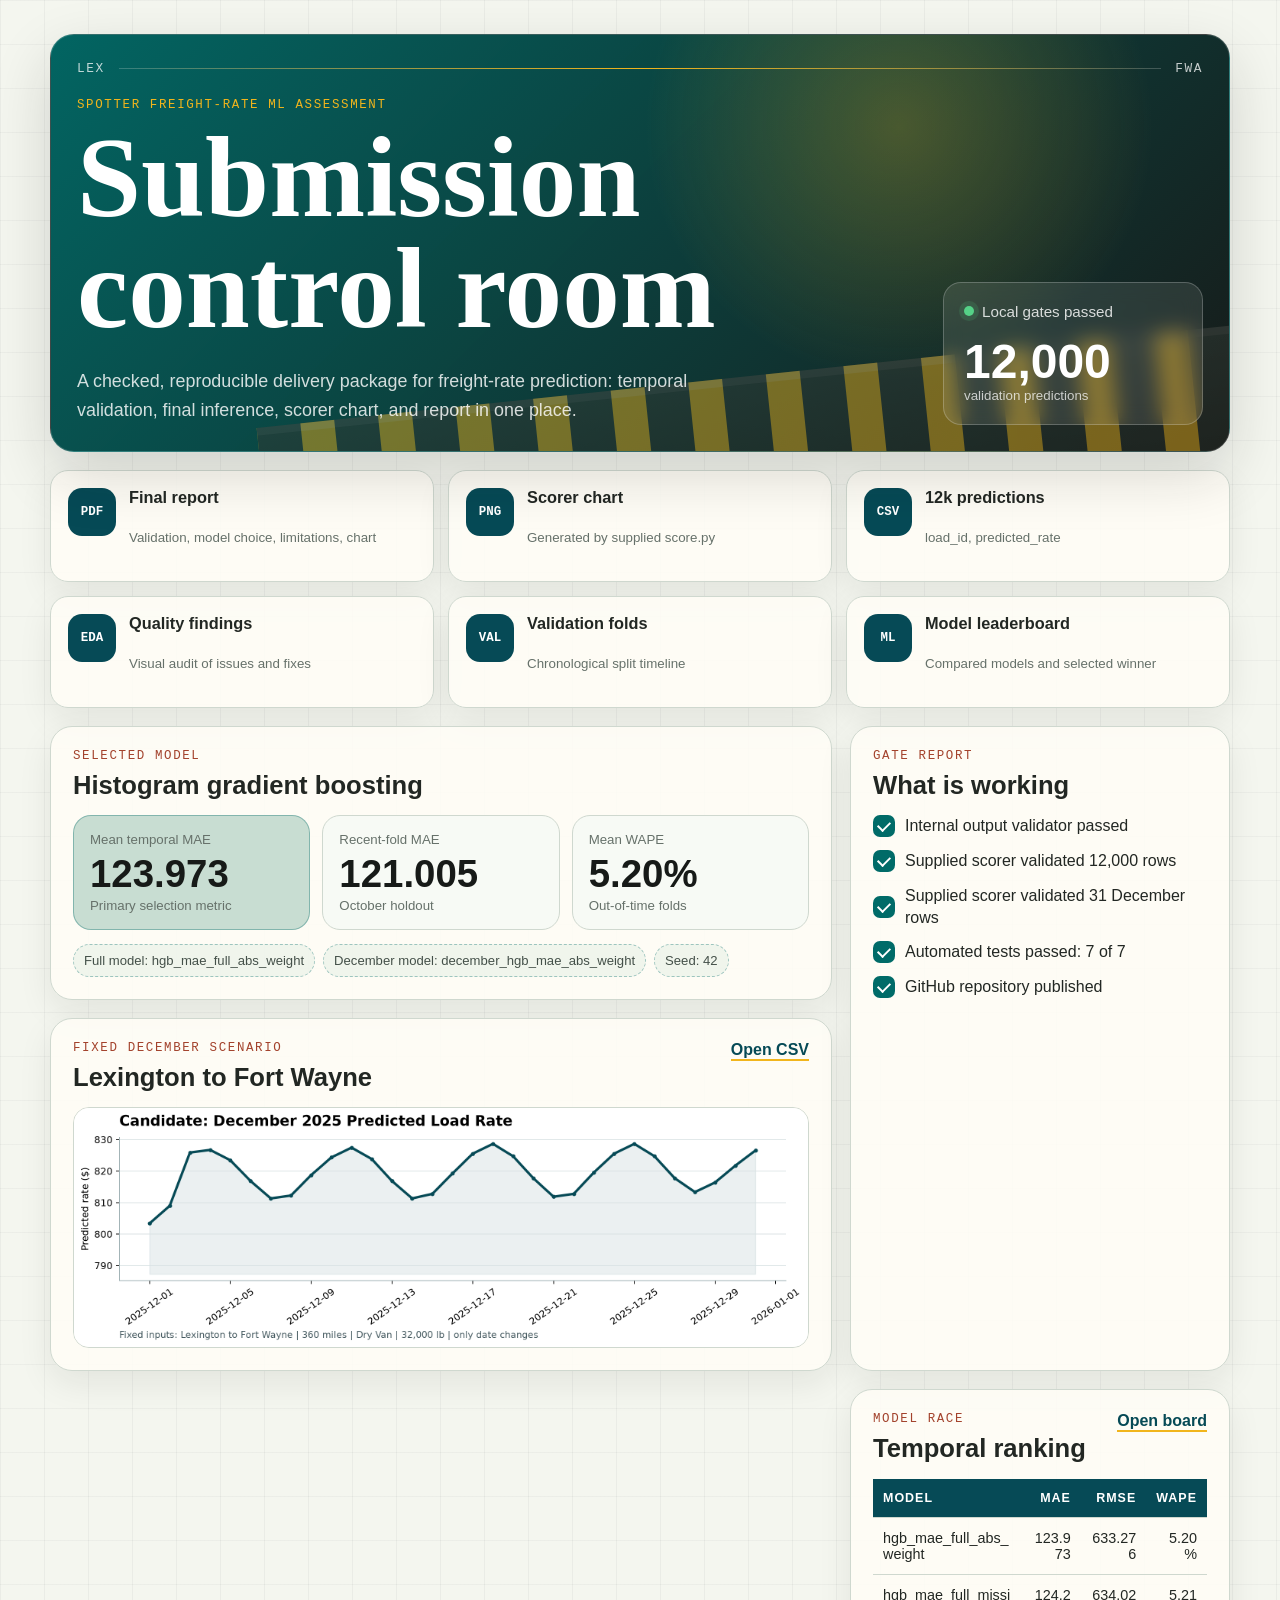
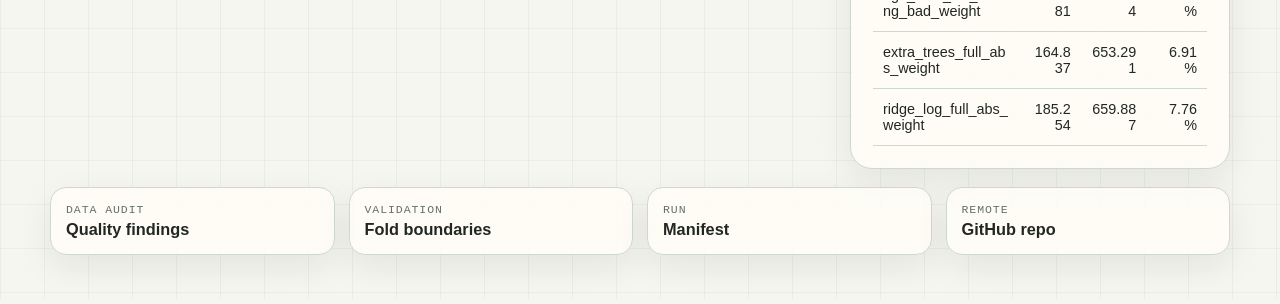
<file: index.html>
﻿<!doctype html>
<html lang="en">
  <head>
    <meta charset="utf-8" />
    <meta name="viewport" content="width=device-width, initial-scale=1" />
    <title>Freight Rate Assessment Dashboard</title>
    <link rel="stylesheet" href="assets/dashboard.css" />
  </head>
  <body>
    <main class="page-shell">
      <section class="hero" aria-labelledby="page-title">
        <div class="route-band" aria-hidden="true">
          <span>LEX</span>
          <i></i>
          <span>FWA</span>
        </div>
        <div class="hero-copy">
          <p class="eyebrow">Spotter freight-rate ML assessment</p>
          <h1 id="page-title">Submission control room</h1>
          <p class="lede">
            A checked, reproducible delivery package for freight-rate prediction:
            temporal validation, final inference, scorer chart, and report in one
            place.
          </p>
        </div>
        <div class="hero-status" aria-label="Submission status">
          <div>
            <span class="status-dot"></span>
            Local gates passed
          </div>
          <strong>12,000</strong>
          <small>validation predictions</small>
        </div>
      </section>

      <section class="quick-actions" aria-label="Key files">
        <a href="views/report.html" target="_blank" rel="noopener noreferrer">
          <span class="action-icon">PDF</span>
          <strong>Final report</strong>
          <small>Validation, model choice, limitations, chart</small>
        </a>
        <a href="views/december-chart.html" target="_blank" rel="noopener noreferrer">
          <span class="action-icon">PNG</span>
          <strong>Scorer chart</strong>
          <small>Generated by supplied score.py</small>
        </a>
        <a href="views/validation-predictions.html" target="_blank" rel="noopener noreferrer">
          <span class="action-icon">CSV</span>
          <strong>12k predictions</strong>
          <small>load_id, predicted_rate</small>
        </a>
        <a href="views/quality-findings.html" target="_blank" rel="noopener noreferrer">
          <span class="action-icon">EDA</span>
          <strong>Quality findings</strong>
          <small>Visual audit of issues and fixes</small>
        </a>
        <a href="views/folds.html" target="_blank" rel="noopener noreferrer">
          <span class="action-icon">VAL</span>
          <strong>Validation folds</strong>
          <small>Chronological split timeline</small>
        </a>
        <a href="views/model-rankings.html" target="_blank" rel="noopener noreferrer">
          <span class="action-icon">ML</span>
          <strong>Model leaderboard</strong>
          <small>Compared models and selected winner</small>
        </a>
      </section>

      <section class="dashboard-grid">
        <article class="panel scorecard-panel">
          <div class="panel-header">
            <p class="eyebrow">Selected model</p>
            <h2>Histogram gradient boosting</h2>
          </div>
          <div class="scorecards">
            <div class="metric-card accent">
              <small>Mean temporal MAE</small>
              <strong>123.973</strong>
              <span>Primary selection metric</span>
            </div>
            <div class="metric-card">
              <small>Recent-fold MAE</small>
              <strong>121.005</strong>
              <span>October holdout</span>
            </div>
            <div class="metric-card">
              <small>Mean WAPE</small>
              <strong>5.20%</strong>
              <span>Out-of-time folds</span>
            </div>
          </div>
          <div class="model-tags" aria-label="Model facts">
            <span>Full model: hgb_mae_full_abs_weight</span>
            <span>December model: december_hgb_mae_abs_weight</span>
            <span>Seed: 42</span>
          </div>
        </article>

        <article class="panel chart-panel">
          <div class="panel-header inline">
            <div>
              <p class="eyebrow">Fixed December scenario</p>
              <h2>Lexington to Fort Wayne</h2>
            </div>
            <a class="text-link" href="views/december-predictions.html" target="_blank" rel="noopener noreferrer">Open CSV</a>
          </div>
          <img
            src="scorer_results/candidate_december.png"
            alt="December 2025 predicted load rate chart"
          />
        </article>

        <article class="panel checklist-panel">
          <div class="panel-header">
            <p class="eyebrow">Gate report</p>
            <h2>What is working</h2>
          </div>
          <ul class="check-list">
            <li><span></span>Internal output validator passed</li>
            <li><span></span>Supplied scorer validated 12,000 rows</li>
            <li><span></span>Supplied scorer validated 31 December rows</li>
            <li><span></span>Automated tests passed: 7 of 7</li>
            <li><span></span>GitHub repository published</li>
          </ul>
        </article>

        <article class="panel table-panel">
          <div class="panel-header inline">
            <div>
              <p class="eyebrow">Model race</p>
              <h2>Temporal ranking</h2>
            </div>
            <a class="text-link" href="views/model-rankings.html" target="_blank" rel="noopener noreferrer">Open board</a>
          </div>
          <div class="table-wrap">
            <table>
              <thead>
                <tr>
                  <th>Model</th>
                  <th>MAE</th>
                  <th>RMSE</th>
                  <th>WAPE</th>
                </tr>
              </thead>
              <tbody>
                <tr>
                  <td>hgb_mae_full_abs_weight</td>
                  <td>123.973</td>
                  <td>633.276</td>
                  <td>5.20%</td>
                </tr>
                <tr>
                  <td>hgb_mae_full_missing_bad_weight</td>
                  <td>124.281</td>
                  <td>634.024</td>
                  <td>5.21%</td>
                </tr>
                <tr>
                  <td>extra_trees_full_abs_weight</td>
                  <td>164.837</td>
                  <td>653.291</td>
                  <td>6.91%</td>
                </tr>
                <tr>
                  <td>ridge_log_full_abs_weight</td>
                  <td>185.254</td>
                  <td>659.887</td>
                  <td>7.76%</td>
                </tr>
              </tbody>
            </table>
          </div>
        </article>
      </section>

      <section class="evidence-strip" aria-label="Evidence files">
        <a href="views/quality-findings.html" target="_blank" rel="noopener noreferrer">
          <small>Data audit</small>
          <strong>Quality findings</strong>
        </a>
        <a href="views/folds.html" target="_blank" rel="noopener noreferrer">
          <small>Validation</small>
          <strong>Fold boundaries</strong>
        </a>
        <a href="views/run-manifest.html" target="_blank" rel="noopener noreferrer">
          <small>Run</small>
          <strong>Manifest</strong>
        </a>
        <a href="https://github.com/abdullahahsen05/freight-ml-task" target="_blank" rel="noopener noreferrer">
          <small>Remote</small>
          <strong>GitHub repo</strong>
        </a>
      </section>
    </main>
  </body>
</html>
</file>
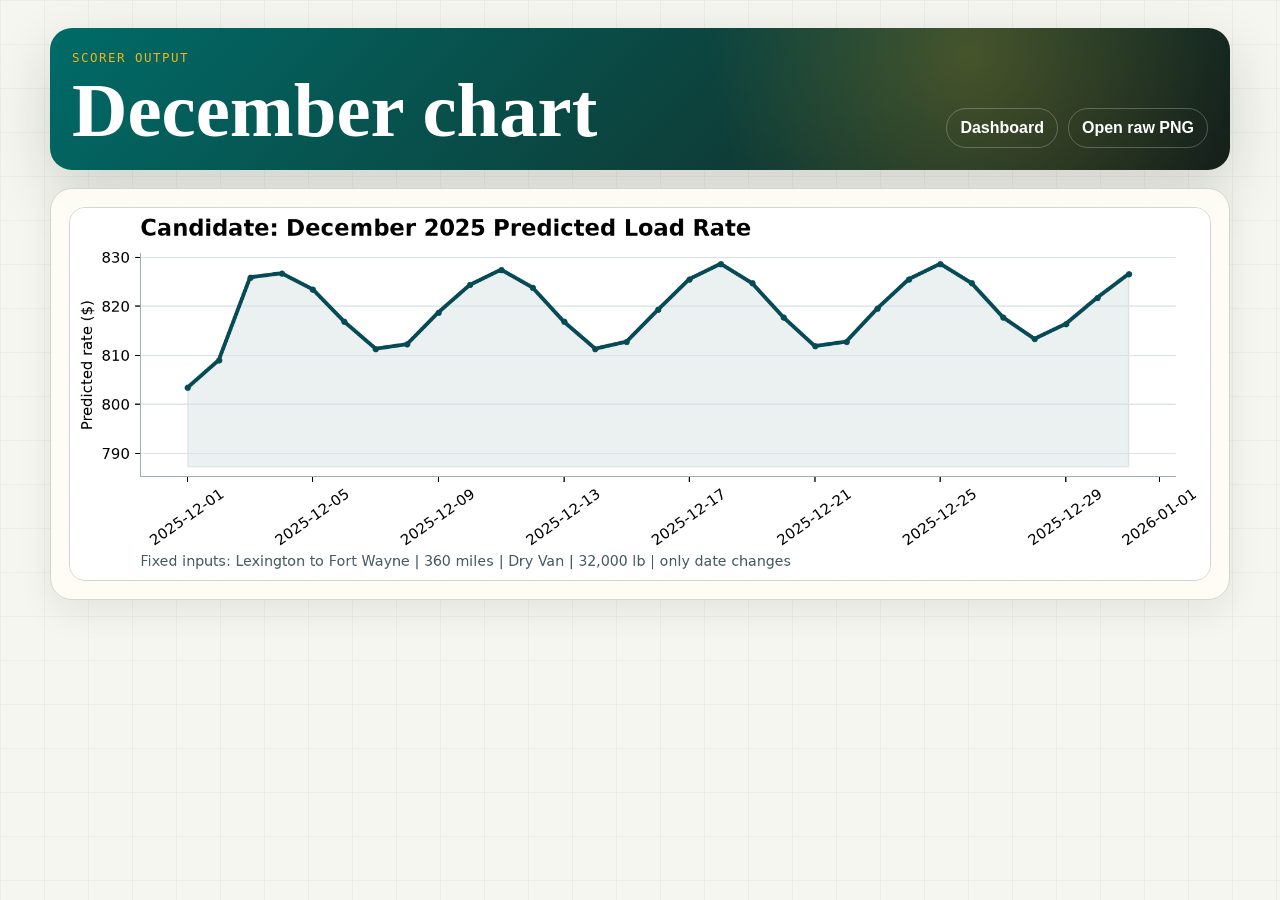
<file: views/december-chart.html>
<!doctype html>
<html lang="en">
  <head>
    <meta charset="utf-8" />
    <meta name="viewport" content="width=device-width, initial-scale=1" />
    <title>December Chart | Freight Rate ML</title>
    <link rel="stylesheet" href="../assets/viewer.css" />
  </head>
  <body>
    <main class="viewer-shell">
      <header class="viewer-header">
        <div>
          <p class="eyebrow">Scorer output</p>
          <h1>December chart</h1>
        </div>
        <nav class="viewer-actions" aria-label="Chart actions">
          <a href="../index.html">Dashboard</a>
          <a href="../scorer_results/candidate_december.png" target="_blank" rel="noopener noreferrer">Open raw PNG</a>
        </nav>
      </header>
      <section class="viewer-card">
        <img class="image-frame" src="../scorer_results/candidate_december.png" alt="December 2025 predicted load rate chart" />
      </section>
    </main>
  </body>
</html>
</file>
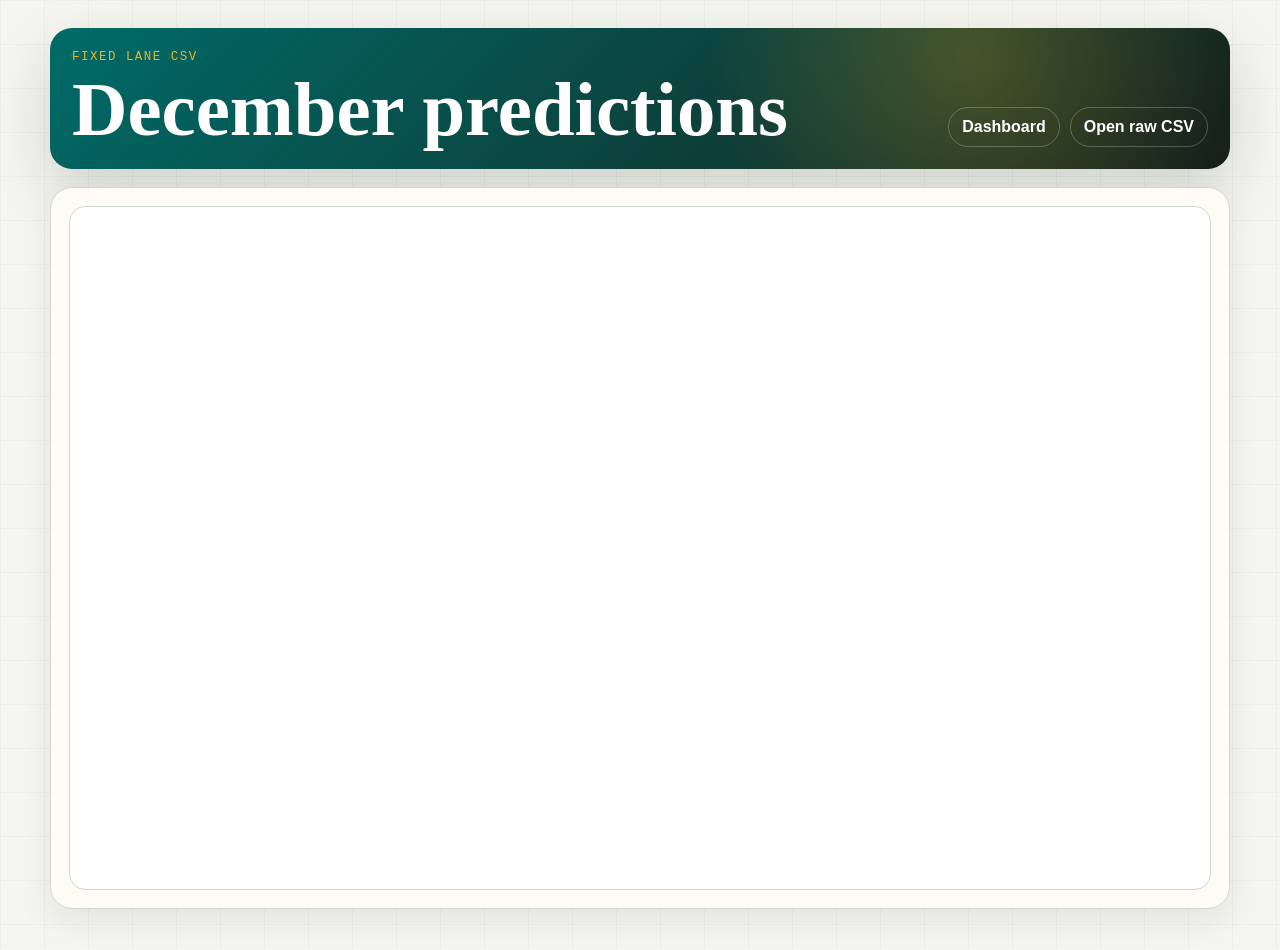
<file: views/december-predictions.html>
<!doctype html>
<html lang="en">
  <head>
    <meta charset="utf-8" />
    <meta name="viewport" content="width=device-width, initial-scale=1" />
    <title>December Predictions | Freight Rate ML</title>
    <link rel="stylesheet" href="../assets/viewer.css" />
  </head>
  <body>
    <main class="viewer-shell">
      <header class="viewer-header">
        <div>
          <p class="eyebrow">Fixed lane CSV</p>
          <h1>December predictions</h1>
        </div>
        <nav class="viewer-actions" aria-label="December actions">
          <a href="../index.html">Dashboard</a>
          <a href="../december_chart_inputs.csv" target="_blank" rel="noopener noreferrer">Open raw CSV</a>
        </nav>
      </header>
      <section class="viewer-card">
        <iframe class="viewer-frame" src="../december_chart_inputs.csv" title="December predictions CSV"></iframe>
      </section>
    </main>
  </body>
</html>
</file>
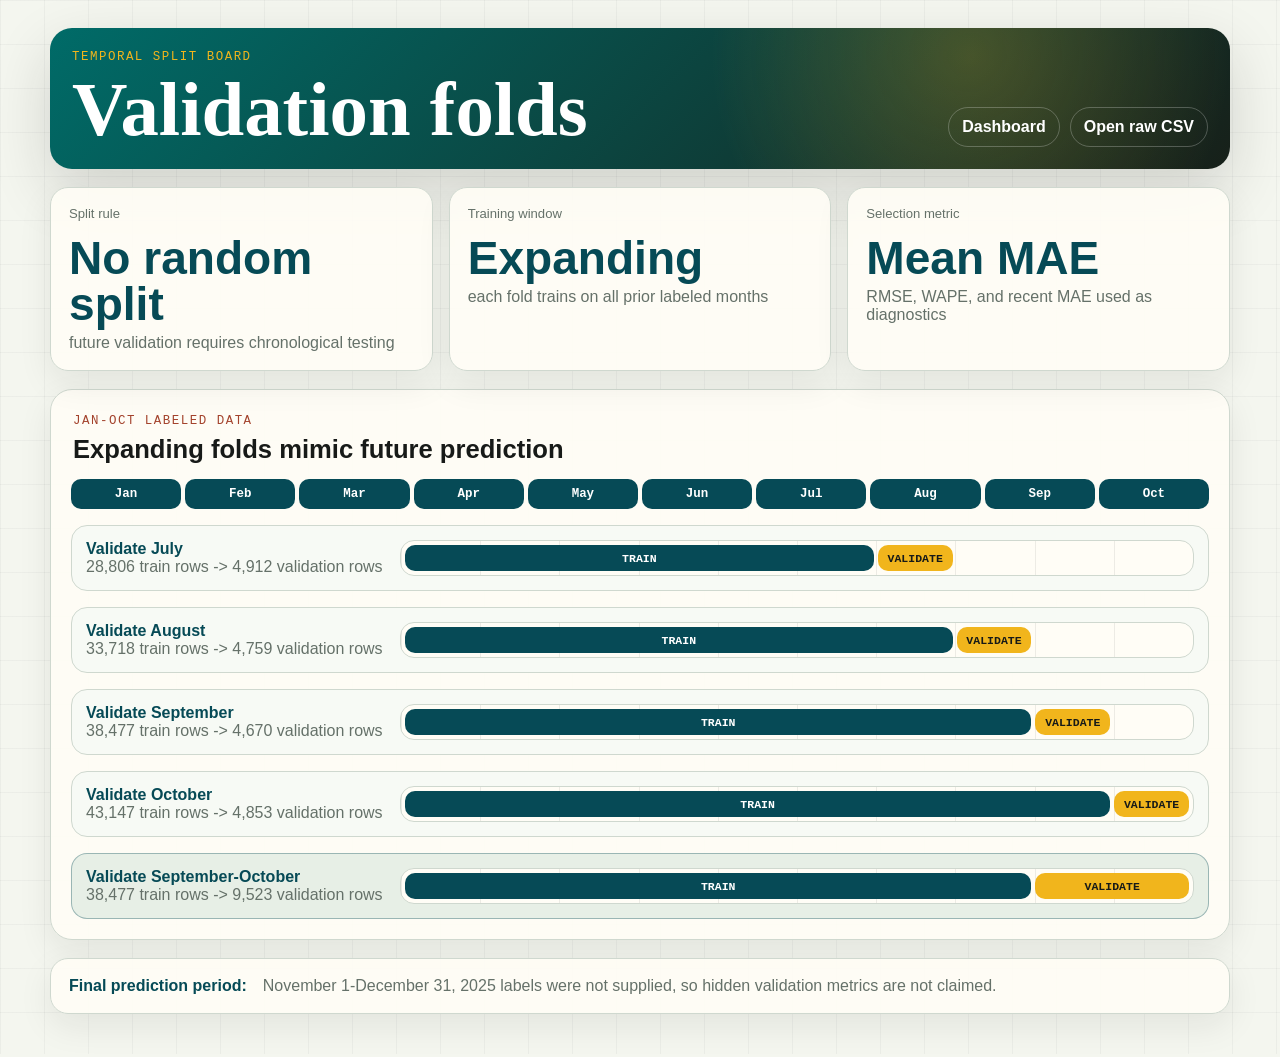
<file: views/folds.html>
<!doctype html>
<html lang="en">
  <head>
    <meta charset="utf-8" />
    <meta name="viewport" content="width=device-width, initial-scale=1" />
    <title>Validation Folds | Freight Rate ML</title>
    <link rel="stylesheet" href="../assets/viewer.css" />
  </head>
  <body>
    <main class="viewer-shell">
      <header class="viewer-header">
        <div>
          <p class="eyebrow">Temporal split board</p>
          <h1>Validation folds</h1>
        </div>
        <nav class="viewer-actions" aria-label="Fold actions">
          <a href="../index.html">Dashboard</a>
          <a href="../artifacts/metrics/folds.csv" target="_blank" rel="noopener noreferrer">Open raw CSV</a>
        </nav>
      </header>

      <section class="fold-principles" aria-label="Validation design principles">
        <article>
          <small>Split rule</small>
          <strong>No random split</strong>
          <span>future validation requires chronological testing</span>
        </article>
        <article>
          <small>Training window</small>
          <strong>Expanding</strong>
          <span>each fold trains on all prior labeled months</span>
        </article>
        <article>
          <small>Selection metric</small>
          <strong>Mean MAE</strong>
          <span>RMSE, WAPE, and recent MAE used as diagnostics</span>
        </article>
      </section>

      <section class="fold-board" aria-label="Chronological validation fold timeline">
        <div class="section-title">
          <p class="eyebrow">Jan-Oct labeled data</p>
          <h2>Expanding folds mimic future prediction</h2>
        </div>
        <div class="month-axis" aria-hidden="true">
          <span>Jan</span>
          <span>Feb</span>
          <span>Mar</span>
          <span>Apr</span>
          <span>May</span>
          <span>Jun</span>
          <span>Jul</span>
          <span>Aug</span>
          <span>Sep</span>
          <span>Oct</span>
        </div>
        <article class="fold-row">
          <div>
            <strong>Validate July</strong>
            <span>28,806 train rows -> 4,912 validation rows</span>
          </div>
          <div class="fold-track">
            <i class="train" style="grid-column: 1 / 7">train</i>
            <i class="valid" style="grid-column: 7 / 8">validate</i>
          </div>
        </article>
        <article class="fold-row">
          <div>
            <strong>Validate August</strong>
            <span>33,718 train rows -> 4,759 validation rows</span>
          </div>
          <div class="fold-track">
            <i class="train" style="grid-column: 1 / 8">train</i>
            <i class="valid" style="grid-column: 8 / 9">validate</i>
          </div>
        </article>
        <article class="fold-row">
          <div>
            <strong>Validate September</strong>
            <span>38,477 train rows -> 4,670 validation rows</span>
          </div>
          <div class="fold-track">
            <i class="train" style="grid-column: 1 / 9">train</i>
            <i class="valid" style="grid-column: 9 / 10">validate</i>
          </div>
        </article>
        <article class="fold-row">
          <div>
            <strong>Validate October</strong>
            <span>43,147 train rows -> 4,853 validation rows</span>
          </div>
          <div class="fold-track">
            <i class="train" style="grid-column: 1 / 10">train</i>
            <i class="valid" style="grid-column: 10 / 11">validate</i>
          </div>
        </article>
        <article class="fold-row emphasis">
          <div>
            <strong>Validate September-October</strong>
            <span>38,477 train rows -> 9,523 validation rows</span>
          </div>
          <div class="fold-track">
            <i class="train" style="grid-column: 1 / 9">train</i>
            <i class="valid" style="grid-column: 9 / 11">validate</i>
          </div>
        </article>
      </section>

      <section class="future-note" aria-label="Final hidden validation period">
        <strong>Final prediction period:</strong>
        <span>November 1-December 31, 2025 labels were not supplied, so hidden validation metrics are not claimed.</span>
      </section>
    </main>
  </body>
</html>
</file>
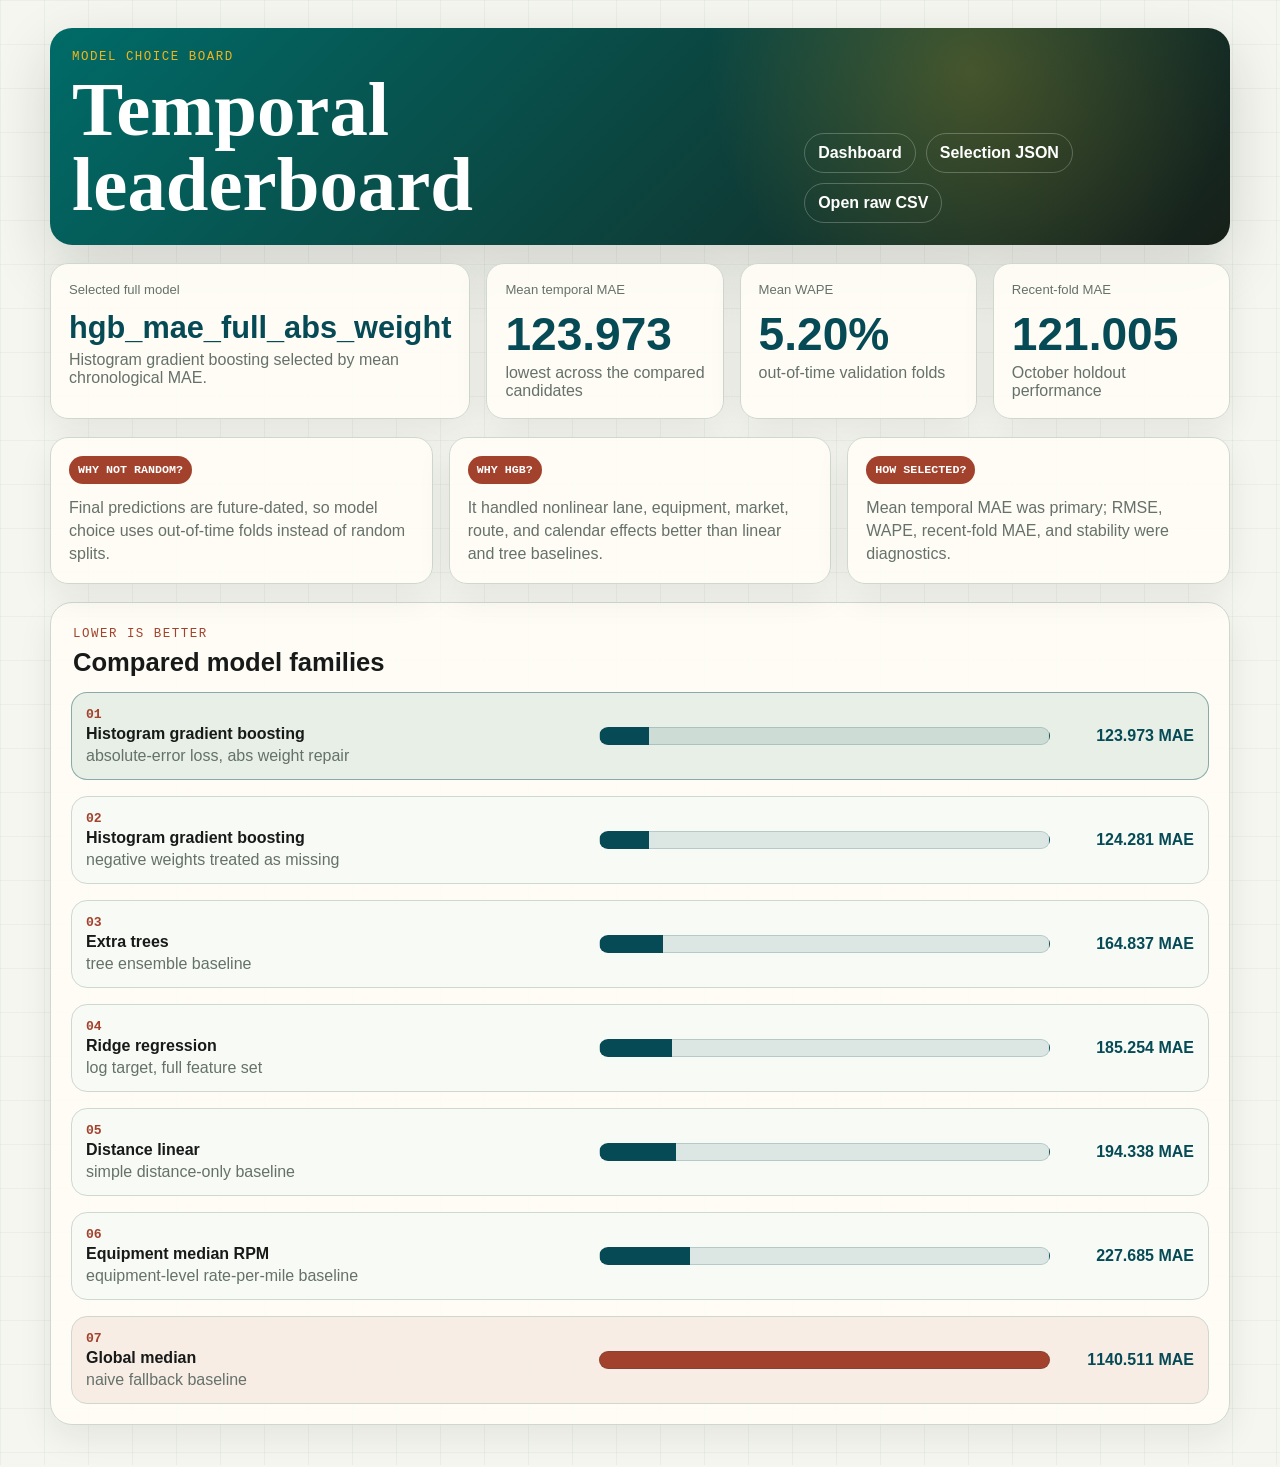
<file: views/model-rankings.html>
<!doctype html>
<html lang="en">
  <head>
    <meta charset="utf-8" />
    <meta name="viewport" content="width=device-width, initial-scale=1" />
    <title>Model Rankings | Freight Rate ML</title>
    <link rel="stylesheet" href="../assets/viewer.css" />
  </head>
  <body>
    <main class="viewer-shell">
      <header class="viewer-header">
        <div>
          <p class="eyebrow">Model choice board</p>
          <h1>Temporal leaderboard</h1>
        </div>
        <nav class="viewer-actions" aria-label="Ranking actions">
          <a href="../index.html">Dashboard</a>
          <a href="../artifacts/metrics/selected_model.json" target="_blank" rel="noopener noreferrer">Selection JSON</a>
          <a href="../artifacts/metrics/model_rankings.csv" target="_blank" rel="noopener noreferrer">Open raw CSV</a>
        </nav>
      </header>

      <section class="model-choice-hero" aria-label="Selected model summary">
        <article class="winner-card">
          <small>Selected full model</small>
          <strong>hgb_mae_full_abs_weight</strong>
          <span>Histogram gradient boosting selected by mean chronological MAE.</span>
        </article>
        <article>
          <small>Mean temporal MAE</small>
          <strong>123.973</strong>
          <span>lowest across the compared candidates</span>
        </article>
        <article>
          <small>Mean WAPE</small>
          <strong>5.20%</strong>
          <span>out-of-time validation folds</span>
        </article>
        <article>
          <small>Recent-fold MAE</small>
          <strong>121.005</strong>
          <span>October holdout performance</span>
        </article>
      </section>

      <section class="model-reasoning" aria-label="Model selection reasoning">
        <article>
          <span class="reason-tag">Why not random?</span>
          <p>Final predictions are future-dated, so model choice uses out-of-time folds instead of random splits.</p>
        </article>
        <article>
          <span class="reason-tag">Why HGB?</span>
          <p>It handled nonlinear lane, equipment, market, route, and calendar effects better than linear and tree baselines.</p>
        </article>
        <article>
          <span class="reason-tag">How selected?</span>
          <p>Mean temporal MAE was primary; RMSE, WAPE, recent-fold MAE, and stability were diagnostics.</p>
        </article>
      </section>

      <section class="leaderboard" aria-label="Model leaderboard by mean temporal MAE">
        <div class="section-title">
          <p class="eyebrow">Lower is better</p>
          <h2>Compared model families</h2>
        </div>
        <article class="model-row selected">
          <div>
            <small>01</small>
            <strong>Histogram gradient boosting</strong>
            <span>absolute-error loss, abs weight repair</span>
          </div>
          <i style="--w: 11%"></i>
          <b>123.973 MAE</b>
        </article>
        <article class="model-row">
          <div>
            <small>02</small>
            <strong>Histogram gradient boosting</strong>
            <span>negative weights treated as missing</span>
          </div>
          <i style="--w: 11%"></i>
          <b>124.281 MAE</b>
        </article>
        <article class="model-row">
          <div>
            <small>03</small>
            <strong>Extra trees</strong>
            <span>tree ensemble baseline</span>
          </div>
          <i style="--w: 14%"></i>
          <b>164.837 MAE</b>
        </article>
        <article class="model-row">
          <div>
            <small>04</small>
            <strong>Ridge regression</strong>
            <span>log target, full feature set</span>
          </div>
          <i style="--w: 16%"></i>
          <b>185.254 MAE</b>
        </article>
        <article class="model-row">
          <div>
            <small>05</small>
            <strong>Distance linear</strong>
            <span>simple distance-only baseline</span>
          </div>
          <i style="--w: 17%"></i>
          <b>194.338 MAE</b>
        </article>
        <article class="model-row">
          <div>
            <small>06</small>
            <strong>Equipment median RPM</strong>
            <span>equipment-level rate-per-mile baseline</span>
          </div>
          <i style="--w: 20%"></i>
          <b>227.685 MAE</b>
        </article>
        <article class="model-row baseline">
          <div>
            <small>07</small>
            <strong>Global median</strong>
            <span>naive fallback baseline</span>
          </div>
          <i style="--w: 100%"></i>
          <b>1140.511 MAE</b>
        </article>
      </section>
    </main>
  </body>
</html>
</file>
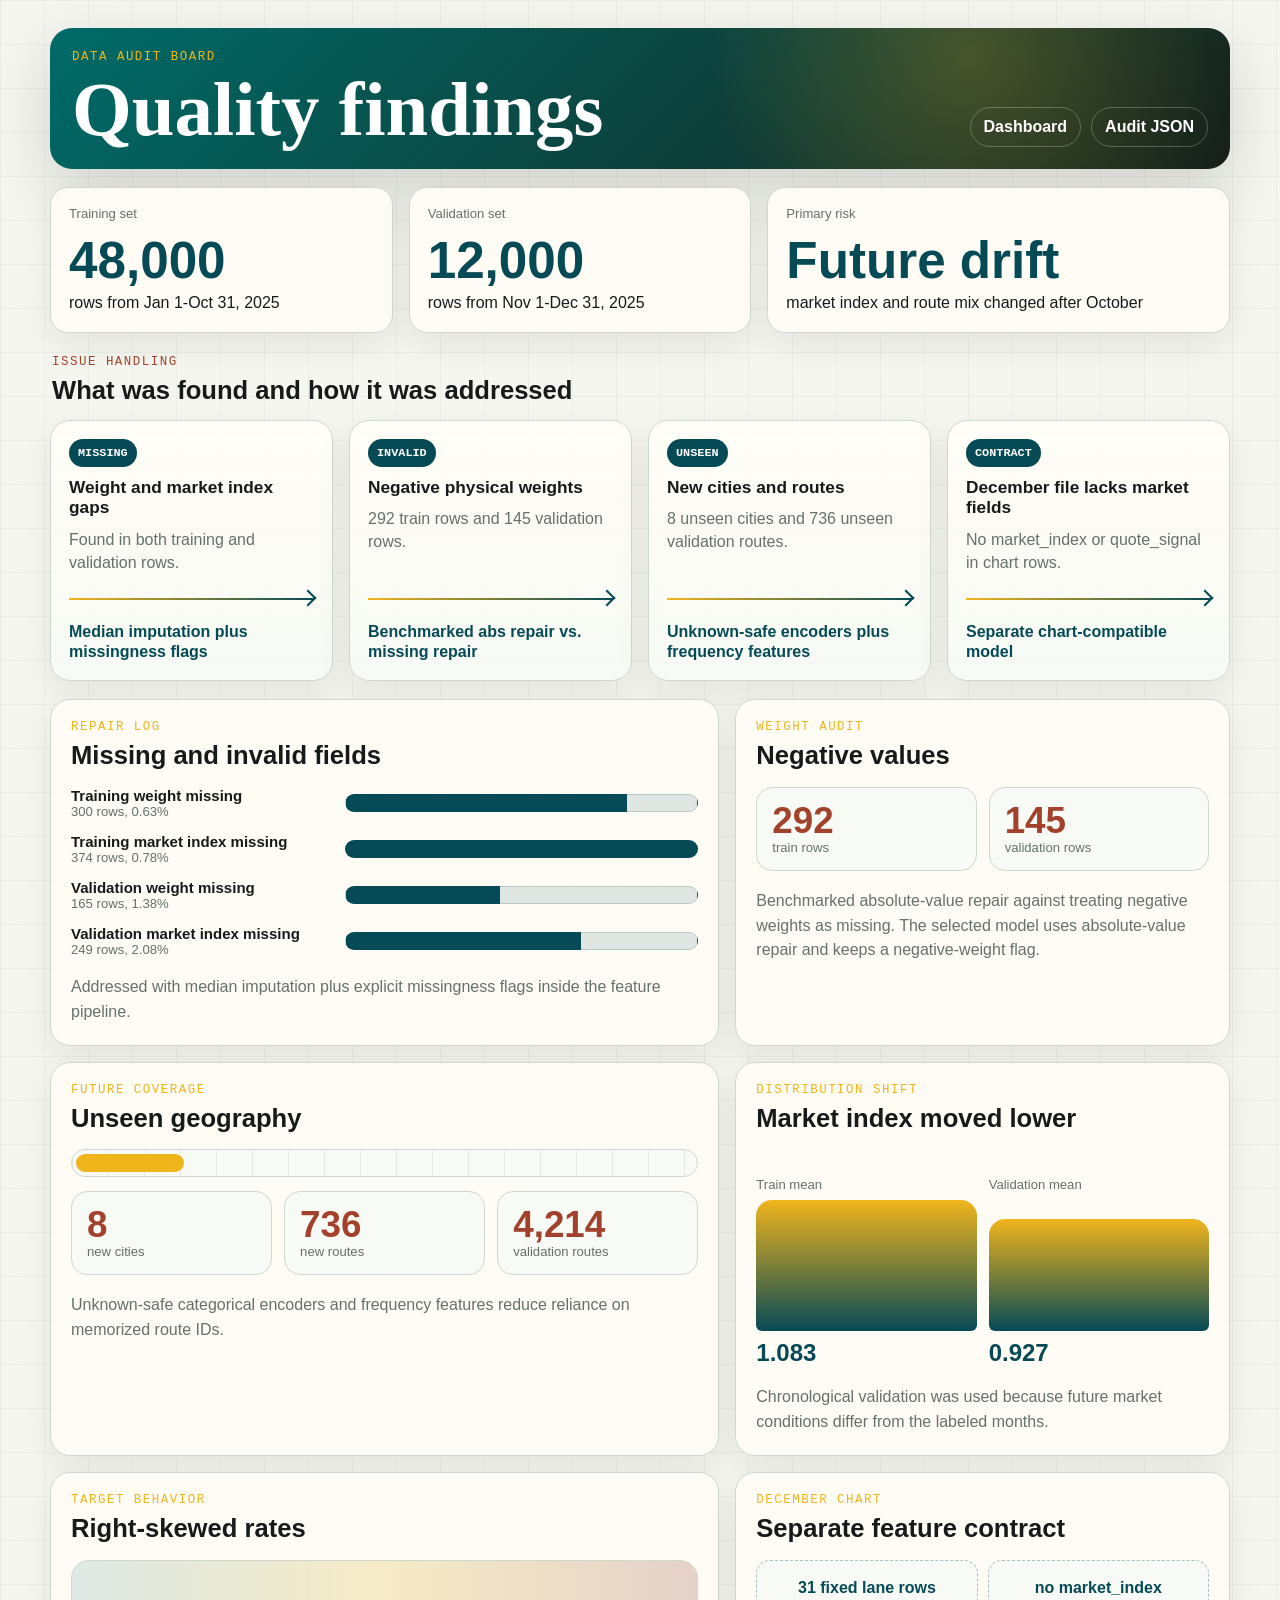
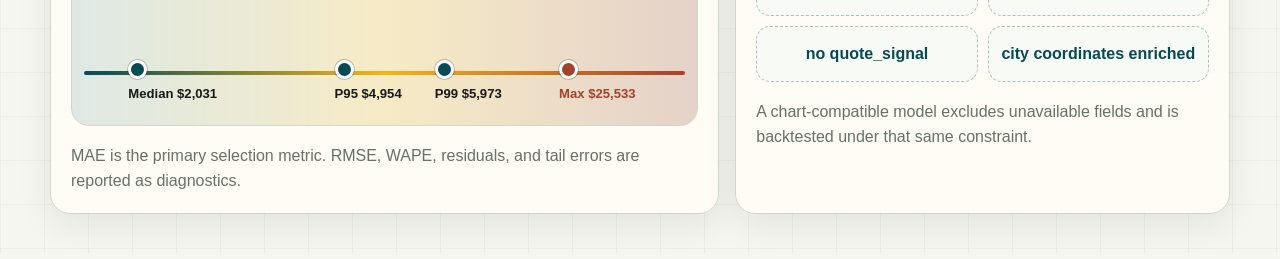
<file: views/quality-findings.html>
<!doctype html>
<html lang="en">
  <head>
    <meta charset="utf-8" />
    <meta name="viewport" content="width=device-width, initial-scale=1" />
    <title>Quality Findings | Freight Rate ML</title>
    <link rel="stylesheet" href="../assets/viewer.css" />
  </head>
  <body>
    <main class="viewer-shell">
      <header class="viewer-header">
        <div>
          <p class="eyebrow">Data audit board</p>
          <h1>Quality findings</h1>
        </div>
        <nav class="viewer-actions" aria-label="Quality actions">
          <a href="../index.html">Dashboard</a>
          <a href="../artifacts/eda/data_audit.json" target="_blank" rel="noopener noreferrer">Audit JSON</a>
        </nav>
      </header>
      <section class="quality-hero" aria-label="Dataset date ranges and row counts">
        <article>
          <small>Training set</small>
          <strong>48,000</strong>
          <span>rows from Jan 1-Oct 31, 2025</span>
        </article>
        <article>
          <small>Validation set</small>
          <strong>12,000</strong>
          <span>rows from Nov 1-Dec 31, 2025</span>
        </article>
        <article>
          <small>Primary risk</small>
          <strong>Future drift</strong>
          <span>market index and route mix changed after October</span>
        </article>
      </section>

      <section class="issue-flow" aria-label="Data quality issues and fixes">
        <div class="section-title">
          <p class="eyebrow">Issue handling</p>
          <h2>What was found and how it was addressed</h2>
        </div>
        <article>
          <span class="issue-badge">Missing</span>
          <strong>Weight and market index gaps</strong>
          <p>Found in both training and validation rows.</p>
          <i></i>
          <b>Median imputation plus missingness flags</b>
        </article>
        <article>
          <span class="issue-badge">Invalid</span>
          <strong>Negative physical weights</strong>
          <p>292 train rows and 145 validation rows.</p>
          <i></i>
          <b>Benchmarked abs repair vs. missing repair</b>
        </article>
        <article>
          <span class="issue-badge">Unseen</span>
          <strong>New cities and routes</strong>
          <p>8 unseen cities and 736 unseen validation routes.</p>
          <i></i>
          <b>Unknown-safe encoders plus frequency features</b>
        </article>
        <article>
          <span class="issue-badge">Contract</span>
          <strong>December file lacks market fields</strong>
          <p>No market_index or quote_signal in chart rows.</p>
          <i></i>
          <b>Separate chart-compatible model</b>
        </article>
      </section>

      <section class="quality-grid" aria-label="Visual data quality findings">
        <article class="quality-panel issue-panel">
          <div class="panel-title">
            <p class="eyebrow">Repair log</p>
            <h2>Missing and invalid fields</h2>
          </div>
          <div class="bar-list">
            <div class="bar-row">
              <div>
                <strong>Training weight missing</strong>
                <span>300 rows, 0.63%</span>
              </div>
              <i style="--w: 80%"></i>
            </div>
            <div class="bar-row">
              <div>
                <strong>Training market index missing</strong>
                <span>374 rows, 0.78%</span>
              </div>
              <i style="--w: 100%"></i>
            </div>
            <div class="bar-row">
              <div>
                <strong>Validation weight missing</strong>
                <span>165 rows, 1.38%</span>
              </div>
              <i style="--w: 44%"></i>
            </div>
            <div class="bar-row">
              <div>
                <strong>Validation market index missing</strong>
                <span>249 rows, 2.08%</span>
              </div>
              <i style="--w: 67%"></i>
            </div>
          </div>
          <p class="quality-note">
            Addressed with median imputation plus explicit missingness flags inside the feature pipeline.
          </p>
        </article>

        <article class="quality-panel">
          <div class="panel-title">
            <p class="eyebrow">Weight audit</p>
            <h2>Negative values</h2>
          </div>
          <div class="split-stat">
            <div>
              <strong>292</strong>
              <span>train rows</span>
            </div>
            <div>
              <strong>145</strong>
              <span>validation rows</span>
            </div>
          </div>
          <p class="quality-note">
            Benchmarked absolute-value repair against treating negative weights as missing. The selected model uses absolute-value repair and keeps a negative-weight flag.
          </p>
        </article>

        <article class="quality-panel route-panel">
          <div class="panel-title">
            <p class="eyebrow">Future coverage</p>
            <h2>Unseen geography</h2>
          </div>
          <div class="route-meter" aria-label="736 unseen validation routes">
            <span style="--w: 17.46%"></span>
          </div>
          <div class="route-stats">
            <div>
              <strong>8</strong>
              <span>new cities</span>
            </div>
            <div>
              <strong>736</strong>
              <span>new routes</span>
            </div>
            <div>
              <strong>4,214</strong>
              <span>validation routes</span>
            </div>
          </div>
          <p class="quality-note">
            Unknown-safe categorical encoders and frequency features reduce reliance on memorized route IDs.
          </p>
        </article>

        <article class="quality-panel market-panel">
          <div class="panel-title">
            <p class="eyebrow">Distribution shift</p>
            <h2>Market index moved lower</h2>
          </div>
          <div class="market-compare">
            <div>
              <span>Train mean</span>
              <i style="--h: 100%"></i>
              <strong>1.083</strong>
            </div>
            <div>
              <span>Validation mean</span>
              <i style="--h: 86%"></i>
              <strong>0.927</strong>
            </div>
          </div>
          <p class="quality-note">
            Chronological validation was used because future market conditions differ from the labeled months.
          </p>
        </article>

        <article class="quality-panel tail-panel">
          <div class="panel-title">
            <p class="eyebrow">Target behavior</p>
            <h2>Right-skewed rates</h2>
          </div>
          <div class="tail-track">
            <span class="q50">Median $2,031</span>
            <span class="q95">P95 $4,954</span>
            <span class="q99">P99 $5,973</span>
            <span class="max">Max $25,533</span>
          </div>
          <p class="quality-note">
            MAE is the primary selection metric. RMSE, WAPE, residuals, and tail errors are reported as diagnostics.
          </p>
        </article>

        <article class="quality-panel december-panel">
          <div class="panel-title">
            <p class="eyebrow">December chart</p>
            <h2>Separate feature contract</h2>
          </div>
          <div class="contract-list">
            <span>31 fixed lane rows</span>
            <span>no market_index</span>
            <span>no quote_signal</span>
            <span>city coordinates enriched</span>
          </div>
          <p class="quality-note">
            A chart-compatible model excludes unavailable fields and is backtested under that same constraint.
          </p>
        </article>
      </section>
    </main>
  </body>
</html>
</file>
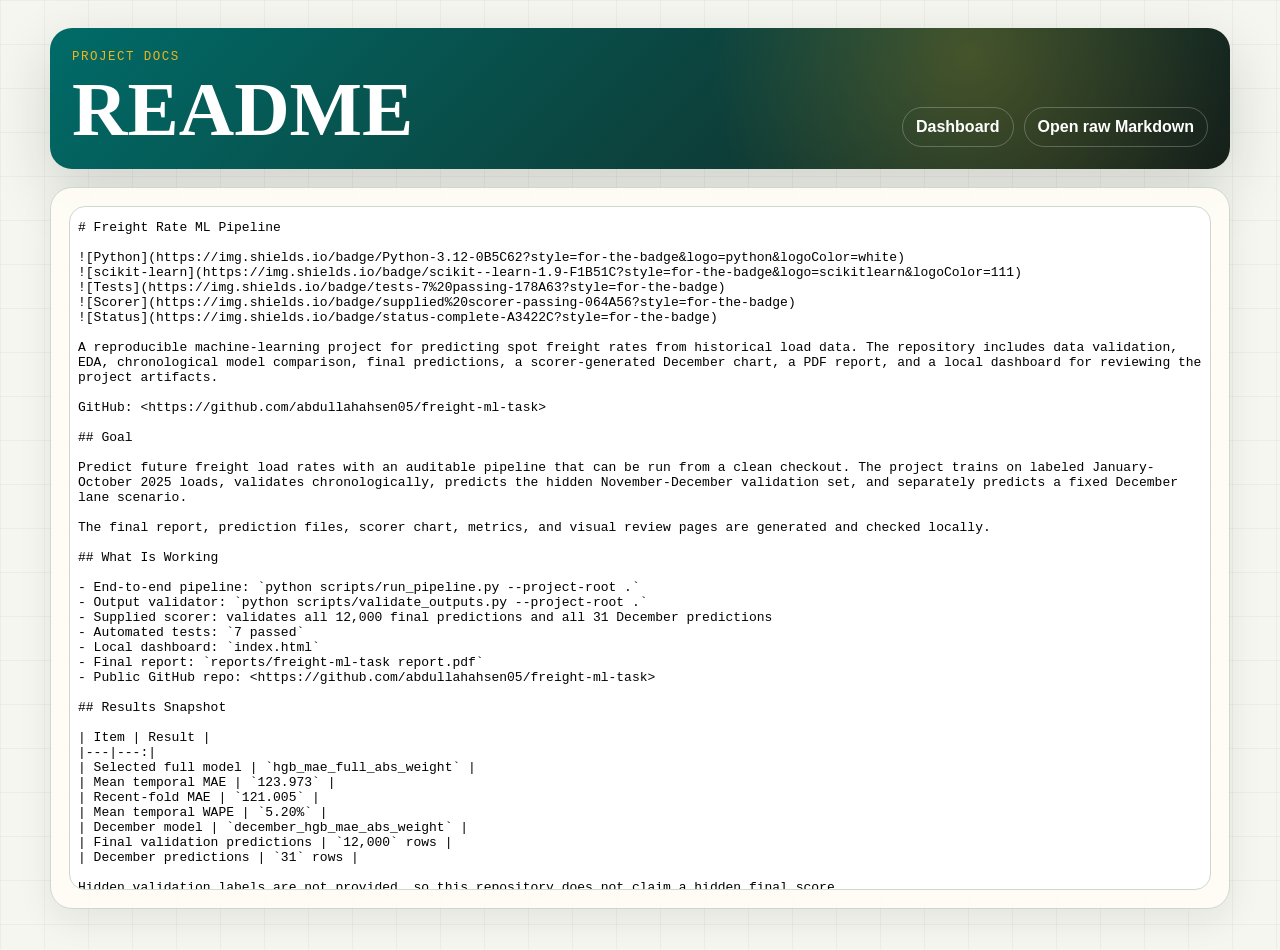
<file: views/readme.html>
<!doctype html>
<html lang="en">
  <head>
    <meta charset="utf-8" />
    <meta name="viewport" content="width=device-width, initial-scale=1" />
    <title>README | Freight Rate ML</title>
    <link rel="stylesheet" href="../assets/viewer.css" />
  </head>
  <body>
    <main class="viewer-shell">
      <header class="viewer-header">
        <div>
          <p class="eyebrow">Project docs</p>
          <h1>README</h1>
        </div>
        <nav class="viewer-actions" aria-label="README actions">
          <a href="../index.html">Dashboard</a>
          <a href="../README.md" target="_blank" rel="noopener noreferrer">Open raw Markdown</a>
        </nav>
      </header>
      <section class="viewer-card">
        <iframe class="viewer-frame" src="../README.md" title="README Markdown"></iframe>
      </section>
    </main>
  </body>
</html>
</file>
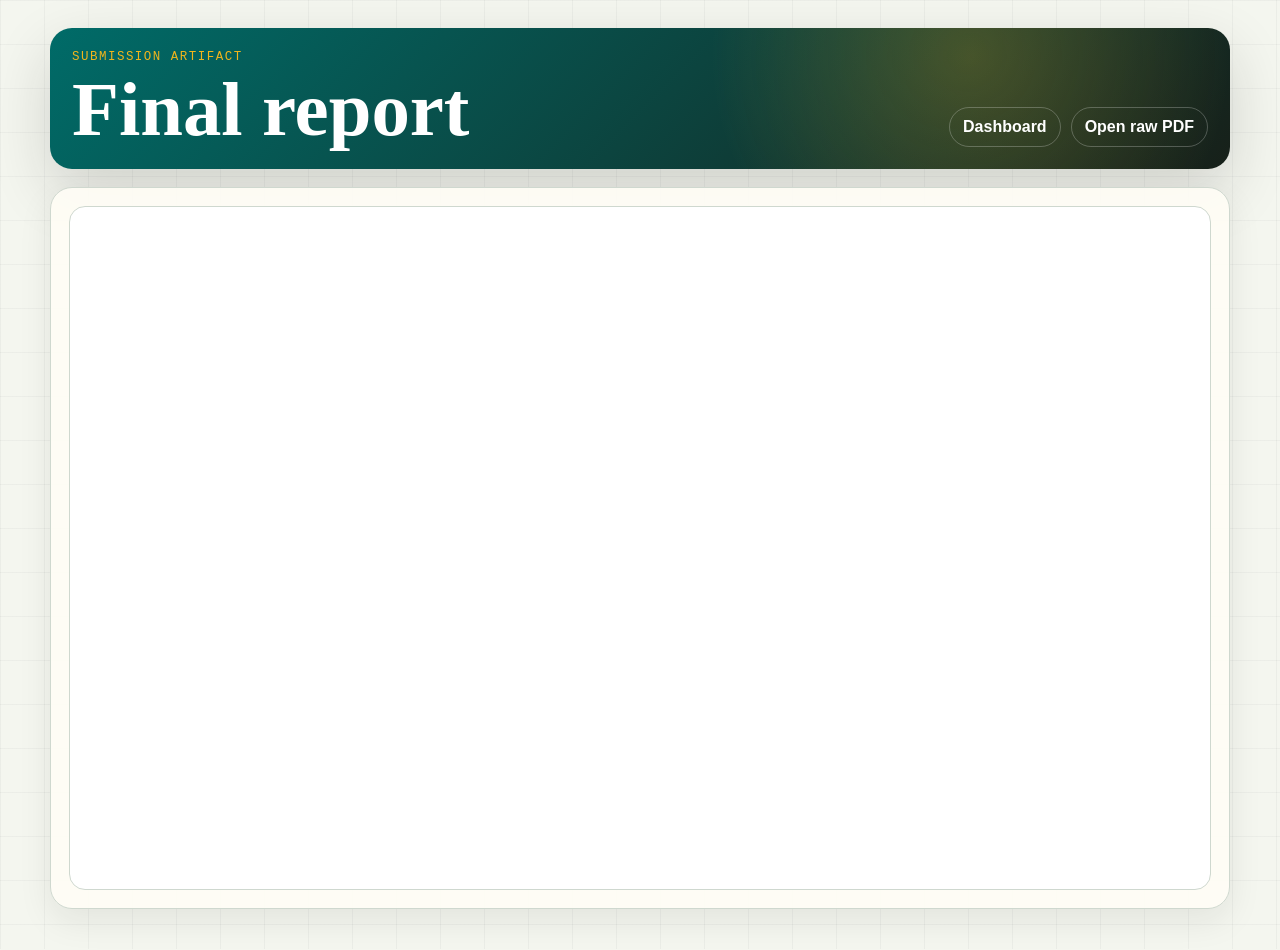
<file: views/report.html>
<!doctype html>
<html lang="en">
  <head>
    <meta charset="utf-8" />
    <meta name="viewport" content="width=device-width, initial-scale=1" />
    <title>Final Report | Freight Rate ML</title>
    <link rel="stylesheet" href="../assets/viewer.css" />
  </head>
  <body>
    <main class="viewer-shell">
      <header class="viewer-header">
        <div>
          <p class="eyebrow">Submission artifact</p>
          <h1>Final report</h1>
        </div>
        <nav class="viewer-actions" aria-label="Report actions">
          <a href="../index.html">Dashboard</a>
          <a href="../reports/freight-ml-task%20report.pdf" target="_blank" rel="noopener noreferrer">Open raw PDF</a>
        </nav>
      </header>
      <section class="viewer-card">
        <iframe class="viewer-frame" src="../reports/freight-ml-task%20report.pdf" title="Final report PDF"></iframe>
      </section>
    </main>
  </body>
</html>
</file>
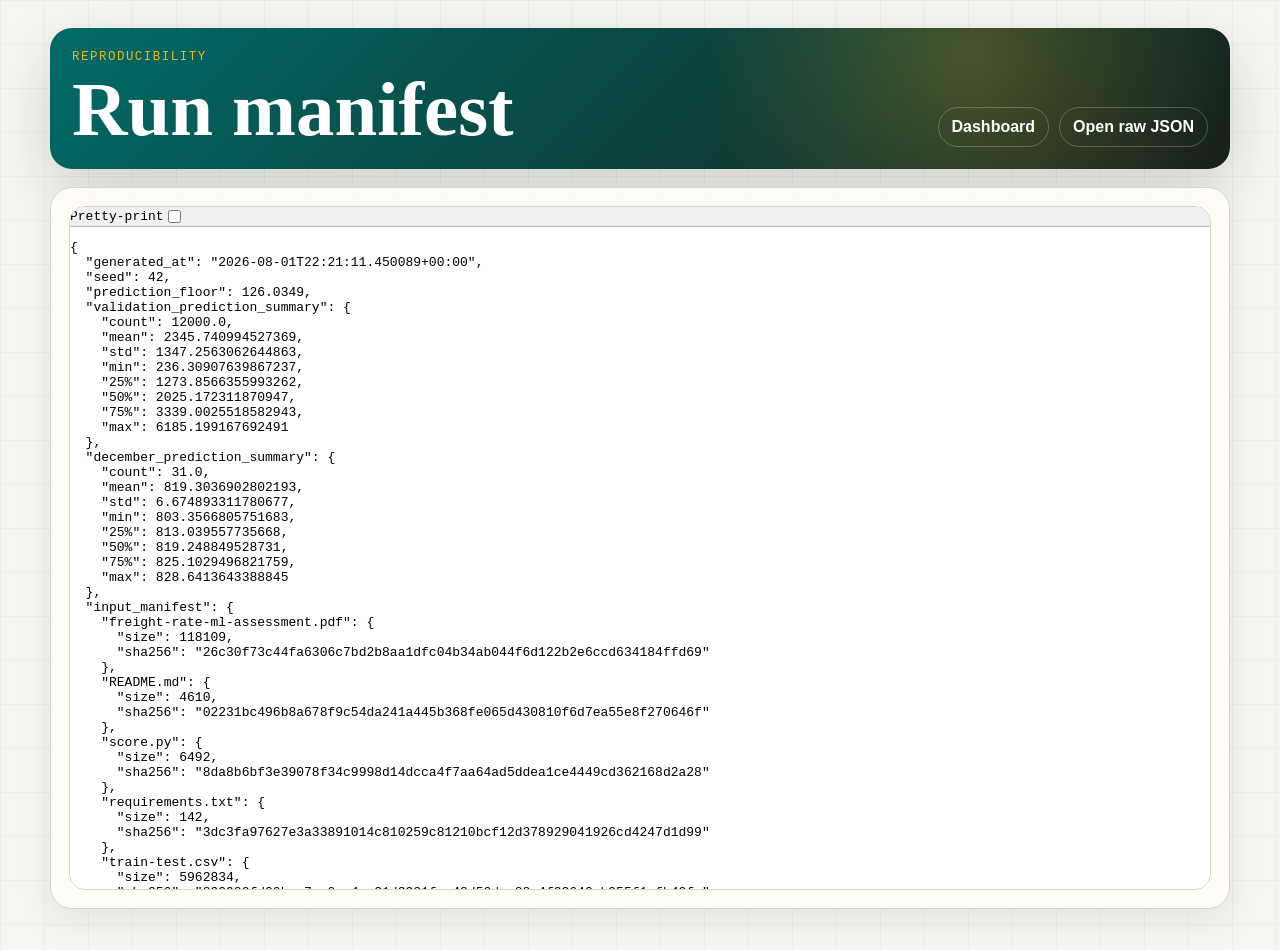
<file: views/run-manifest.html>
<!doctype html>
<html lang="en">
  <head>
    <meta charset="utf-8" />
    <meta name="viewport" content="width=device-width, initial-scale=1" />
    <title>Run Manifest | Freight Rate ML</title>
    <link rel="stylesheet" href="../assets/viewer.css" />
  </head>
  <body>
    <main class="viewer-shell">
      <header class="viewer-header">
        <div>
          <p class="eyebrow">Reproducibility</p>
          <h1>Run manifest</h1>
        </div>
        <nav class="viewer-actions" aria-label="Manifest actions">
          <a href="../index.html">Dashboard</a>
          <a href="../artifacts/manifests/final_run.json" target="_blank" rel="noopener noreferrer">Open raw JSON</a>
        </nav>
      </header>
      <section class="viewer-card">
        <iframe class="viewer-frame" src="../artifacts/manifests/final_run.json" title="Final run manifest JSON"></iframe>
      </section>
    </main>
  </body>
</html>
</file>
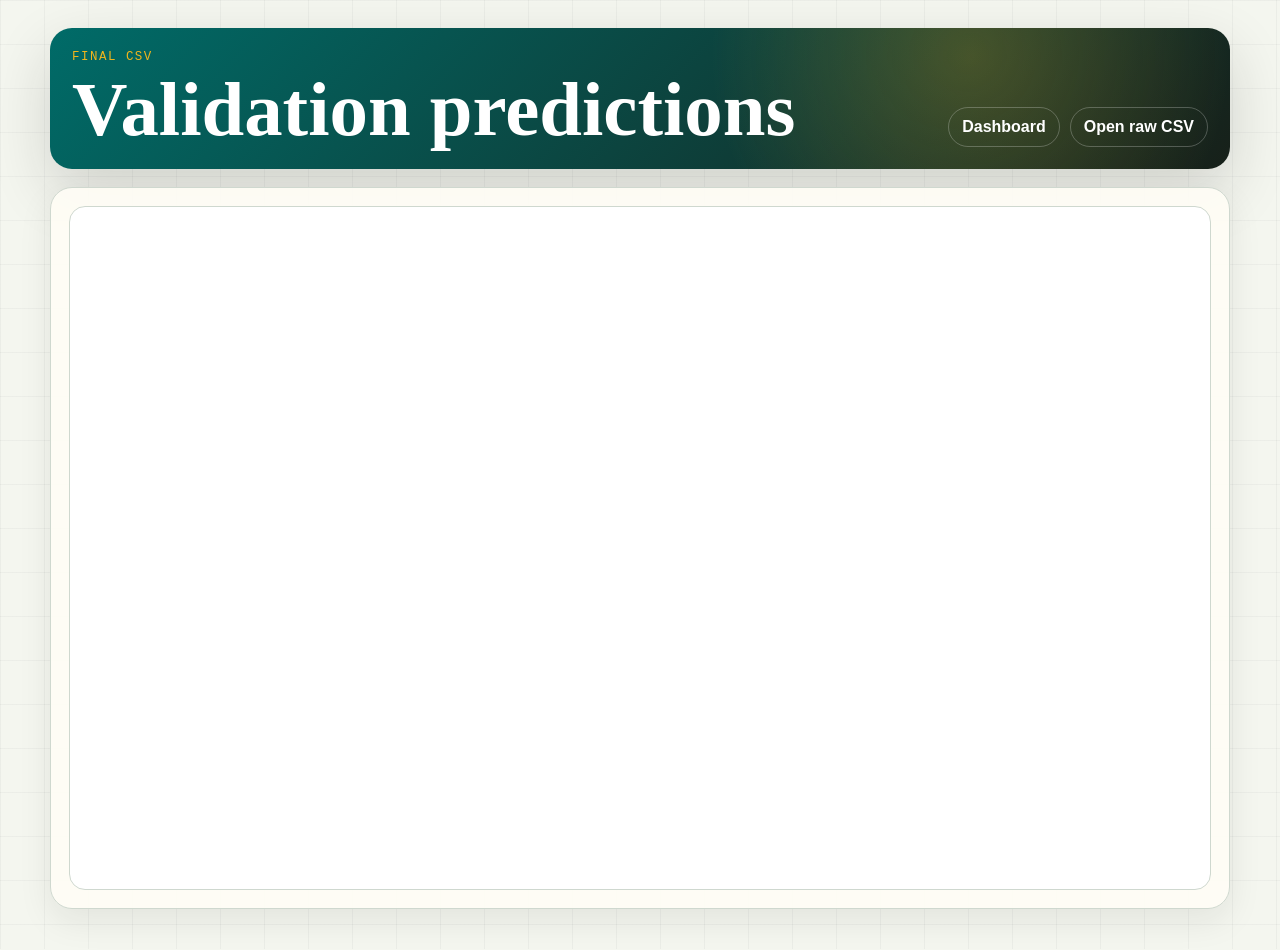
<file: views/validation-predictions.html>
<!doctype html>
<html lang="en">
  <head>
    <meta charset="utf-8" />
    <meta name="viewport" content="width=device-width, initial-scale=1" />
    <title>Validation Predictions | Freight Rate ML</title>
    <link rel="stylesheet" href="../assets/viewer.css" />
  </head>
  <body>
    <main class="viewer-shell">
      <header class="viewer-header">
        <div>
          <p class="eyebrow">Final CSV</p>
          <h1>Validation predictions</h1>
        </div>
        <nav class="viewer-actions" aria-label="Prediction actions">
          <a href="../index.html">Dashboard</a>
          <a href="../validation_predictions.csv" target="_blank" rel="noopener noreferrer">Open raw CSV</a>
        </nav>
      </header>
      <section class="viewer-card">
        <iframe class="viewer-frame" src="../validation_predictions.csv" title="Validation predictions CSV"></iframe>
      </section>
    </main>
  </body>
</html>
</file>
<file: assets/dashboard.css>
:root {
  --asphalt: #171a18;
  --ink: #222723;
  --paper: #f4f6ef;
  --panel: #fffdf6;
  --line: #cfd8cf;
  --teal: #006b68;
  --teal-dark: #064a56;
  --amber: #f1b51c;
  --rust: #a3422c;
  --mint: #c8ddd2;
  --shadow: 0 22px 60px rgba(23, 26, 24, 0.16);
}

* {
  box-sizing: border-box;
}

body {
  margin: 0;
  color: var(--ink);
  background:
    linear-gradient(90deg, rgba(23, 26, 24, 0.045) 1px, transparent 1px),
    linear-gradient(180deg, rgba(23, 26, 24, 0.035) 1px, transparent 1px),
    var(--paper);
  background-size: 44px 44px;
  font-family: "Segoe UI", Roboto, Arial, sans-serif;
}

a {
  color: inherit;
  text-decoration: none;
}

.page-shell {
  width: min(1180px, calc(100% - 32px));
  margin: 0 auto;
  padding: 34px 0 44px;
}

.hero {
  min-height: 380px;
  color: #fff;
  background:
    radial-gradient(circle at 72% 22%, rgba(241, 181, 28, 0.26), transparent 28%),
    linear-gradient(135deg, rgba(0, 107, 104, 0.92), rgba(23, 26, 24, 0.97)),
    var(--asphalt);
  border: 1px solid rgba(255, 255, 255, 0.18);
  border-radius: 24px;
  display: grid;
  grid-template-columns: 1.1fr 280px;
  grid-template-rows: auto 1fr;
  gap: 22px;
  padding: 26px;
  box-shadow: var(--shadow);
  overflow: hidden;
  position: relative;
}

.hero::after {
  content: "";
  position: absolute;
  inset: auto -8% -24% 18%;
  height: 170px;
  transform: rotate(-6deg);
  background:
    repeating-linear-gradient(90deg, transparent 0 44px, rgba(241, 181, 28, 0.9) 44px 78px),
    linear-gradient(#323a34, #20251f);
  border-top: 8px solid rgba(255, 255, 255, 0.16);
  opacity: 0.5;
}

.route-band {
  grid-column: 1 / -1;
  display: flex;
  align-items: center;
  gap: 14px;
  color: rgba(255, 255, 255, 0.76);
  font-family: Consolas, "SFMono-Regular", monospace;
  font-size: 0.8rem;
  letter-spacing: 0.12em;
  text-transform: uppercase;
  position: relative;
  z-index: 1;
}

.route-band i {
  height: 1px;
  flex: 1;
  background: linear-gradient(90deg, rgba(255, 255, 255, 0.2), var(--amber), rgba(255, 255, 255, 0.2));
}

.hero-copy,
.hero-status {
  position: relative;
  z-index: 1;
  align-self: end;
}

.eyebrow {
  margin: 0 0 10px;
  font-family: Consolas, "SFMono-Regular", monospace;
  font-size: 0.78rem;
  letter-spacing: 0.13em;
  text-transform: uppercase;
  color: var(--rust);
}

.hero .eyebrow {
  color: var(--amber);
}

h1,
h2 {
  margin: 0;
  line-height: 0.96;
  letter-spacing: 0;
}

h1 {
  max-width: 780px;
  font-family: Georgia, "Times New Roman", serif;
  font-size: clamp(3rem, 9vw, 7.4rem);
  font-weight: 800;
}

h2 {
  font-size: clamp(1.35rem, 2vw, 2rem);
  font-weight: 800;
}

.lede {
  max-width: 650px;
  margin: 24px 0 0;
  color: rgba(255, 255, 255, 0.82);
  font-size: clamp(1rem, 1.4vw, 1.22rem);
  line-height: 1.6;
}

.hero-status {
  justify-self: end;
  width: 260px;
  padding: 20px;
  background: rgba(255, 253, 246, 0.1);
  border: 1px solid rgba(255, 255, 255, 0.22);
  backdrop-filter: blur(10px);
  border-radius: 18px;
}

.hero-status div {
  display: flex;
  align-items: center;
  gap: 8px;
  color: rgba(255, 255, 255, 0.82);
  font-size: 0.95rem;
}

.status-dot {
  width: 10px;
  height: 10px;
  border-radius: 999px;
  background: #55d187;
  box-shadow: 0 0 0 5px rgba(85, 209, 135, 0.14);
}

.hero-status strong {
  display: block;
  margin-top: 18px;
  font-size: 3rem;
  line-height: 1;
}

.hero-status small {
  color: rgba(255, 255, 255, 0.74);
}

.quick-actions,
.evidence-strip {
  display: grid;
  gap: 14px;
  margin-top: 18px;
}

.quick-actions {
  grid-template-columns: repeat(3, 1fr);
}

.quick-actions a,
.evidence-strip a,
.panel {
  background: rgba(255, 253, 246, 0.88);
  border: 1px solid var(--line);
  box-shadow: 0 12px 34px rgba(23, 26, 24, 0.08);
}

.quick-actions a {
  min-height: 112px;
  display: grid;
  grid-template-columns: 48px 1fr;
  grid-template-rows: auto auto;
  gap: 4px 13px;
  padding: 17px;
  border-radius: 18px;
  transition: transform 160ms ease, border-color 160ms ease, box-shadow 160ms ease;
}

.quick-actions a:hover,
.evidence-strip a:hover {
  transform: translateY(-2px);
  border-color: var(--teal);
  box-shadow: 0 18px 44px rgba(0, 107, 104, 0.14);
}

.action-icon {
  grid-row: 1 / 3;
  width: 48px;
  height: 48px;
  display: grid;
  place-items: center;
  color: #fff;
  background: var(--teal-dark);
  border-radius: 14px;
  font-family: Consolas, "SFMono-Regular", monospace;
  font-size: 0.78rem;
  font-weight: 700;
}

.quick-actions strong,
.evidence-strip strong {
  font-size: 1.02rem;
}

.quick-actions small,
.evidence-strip small,
.metric-card small,
.metric-card span {
  color: #66716a;
}

.dashboard-grid {
  display: grid;
  grid-template-columns: minmax(0, 1fr) minmax(0, 380px);
  gap: 18px;
  margin-top: 18px;
}

.panel {
  border-radius: 22px;
  padding: 22px;
  min-width: 0;
}

.panel *,
.quick-actions *,
.evidence-strip * {
  min-width: 0;
}

h1,
h2,
.model-tags span,
td {
  overflow-wrap: anywhere;
}

h1 {
  overflow-wrap: normal;
  word-break: normal;
}

.chart-panel,
.table-panel {
  grid-column: span 1;
}

.chart-panel {
  grid-column: 1 / 2;
}

.scorecard-panel {
  grid-column: 1 / 2;
}

.checklist-panel {
  grid-column: 2 / 3;
  grid-row: 1 / 3;
}

.table-panel {
  grid-column: 2 / 3;
}

.panel-header {
  margin-bottom: 18px;
}

.panel-header.inline {
  display: flex;
  align-items: start;
  justify-content: space-between;
  gap: 16px;
}

.text-link {
  color: var(--teal-dark);
  font-weight: 800;
  border-bottom: 2px solid var(--amber);
}

.scorecards {
  display: grid;
  grid-template-columns: repeat(3, 1fr);
  gap: 12px;
}

.metric-card {
  padding: 16px;
  background: #f7faf5;
  border: 1px solid var(--line);
  border-radius: 18px;
}

.metric-card.accent {
  background: var(--mint);
  border-color: rgba(0, 107, 104, 0.35);
}

.metric-card strong {
  display: block;
  margin: 8px 0 4px;
  color: var(--asphalt);
  font-size: clamp(1.7rem, 3vw, 2.5rem);
  line-height: 1;
}

.metric-card small,
.metric-card span {
  display: block;
  font-size: 0.83rem;
}

.model-tags {
  display: flex;
  flex-wrap: wrap;
  gap: 8px;
  margin-top: 14px;
}

.model-tags span {
  padding: 8px 10px;
  border: 1px dashed rgba(0, 107, 104, 0.35);
  border-radius: 999px;
  color: #445049;
  background: rgba(200, 221, 210, 0.25);
  font-size: 0.82rem;
}

.chart-panel img {
  width: 100%;
  display: block;
  border-radius: 16px;
  border: 1px solid var(--line);
  background: #fff;
}

.check-list {
  list-style: none;
  padding: 0;
  margin: 0;
  display: grid;
  gap: 13px;
}

.check-list li {
  display: grid;
  grid-template-columns: 22px 1fr;
  gap: 10px;
  align-items: center;
  line-height: 1.35;
}

.check-list span {
  width: 22px;
  height: 22px;
  border-radius: 7px;
  background: var(--teal);
  position: relative;
}

.check-list span::after {
  content: "";
  position: absolute;
  left: 7px;
  top: 4px;
  width: 6px;
  height: 10px;
  border: solid #fff;
  border-width: 0 2px 2px 0;
  transform: rotate(45deg);
}

.check-list .pending span {
  background: var(--amber);
}

.table-wrap {
  overflow-x: auto;
}

table {
  width: 100%;
  border-collapse: collapse;
  min-width: 520px;
}

th,
td {
  padding: 12px 10px;
  border-bottom: 1px solid var(--line);
  text-align: left;
  font-size: 0.9rem;
}

th {
  color: #fff;
  background: var(--teal-dark);
  font-size: 0.78rem;
  letter-spacing: 0.08em;
  text-transform: uppercase;
}

td:not(:first-child),
th:not(:first-child) {
  text-align: right;
  font-variant-numeric: tabular-nums;
}

.evidence-strip {
  grid-template-columns: repeat(4, 1fr);
}

.evidence-strip a {
  display: block;
  padding: 15px;
  border-radius: 16px;
  transition: transform 160ms ease, border-color 160ms ease, box-shadow 160ms ease;
}

.evidence-strip small {
  display: block;
  margin-bottom: 4px;
  font-family: Consolas, "SFMono-Regular", monospace;
  text-transform: uppercase;
  letter-spacing: 0.08em;
  font-size: 0.72rem;
}

@media (max-width: 940px) {
  .hero,
  .dashboard-grid,
  .quick-actions,
  .evidence-strip {
    grid-template-columns: 1fr;
  }

  .hero-status,
  .checklist-panel,
  .table-panel,
  .chart-panel,
  .scorecard-panel {
    grid-column: auto;
    grid-row: auto;
  }

  .hero-status {
    justify-self: stretch;
    width: auto;
  }

  .scorecards {
    grid-template-columns: 1fr;
  }
}

@media (max-width: 520px) {
  .hero {
    padding: 22px;
  }

  h1 {
    font-size: 2.72rem;
  }
}

@media (prefers-reduced-motion: reduce) {
  *,
  *::before,
  *::after {
    scroll-behavior: auto !important;
    transition: none !important;
  }
}
</file>
<file: assets/viewer.css>
:root {
  --asphalt: #171a18;
  --paper: #f4f6ef;
  --panel: #fffdf6;
  --line: #cfd8cf;
  --teal: #064a56;
  --amber: #f1b51c;
  --rust: #a3422c;
}

* {
  box-sizing: border-box;
}

body {
  margin: 0;
  min-height: 100vh;
  color: var(--asphalt);
  background:
    linear-gradient(90deg, rgba(23, 26, 24, 0.04) 1px, transparent 1px),
    linear-gradient(180deg, rgba(23, 26, 24, 0.035) 1px, transparent 1px),
    var(--paper);
  background-size: 44px 44px;
  font-family: "Segoe UI", Roboto, Arial, sans-serif;
}

a {
  color: inherit;
}

.viewer-shell {
  width: min(1180px, calc(100% - 32px));
  margin: 0 auto;
  padding: 28px 0 40px;
}

.viewer-header {
  display: flex;
  justify-content: space-between;
  gap: 18px;
  align-items: end;
  padding: 22px;
  color: #fff;
  background:
    radial-gradient(circle at 78% 20%, rgba(241, 181, 28, 0.24), transparent 28%),
    linear-gradient(135deg, #006b68, #172019);
  border-radius: 22px;
  box-shadow: 0 22px 60px rgba(23, 26, 24, 0.16);
}

.eyebrow {
  margin: 0 0 8px;
  color: var(--amber);
  font-family: Consolas, "SFMono-Regular", monospace;
  font-size: 0.78rem;
  letter-spacing: 0.12em;
  text-transform: uppercase;
}

h1 {
  margin: 0;
  font-family: Georgia, "Times New Roman", serif;
  font-size: clamp(2.2rem, 6vw, 4.8rem);
  line-height: 0.98;
  letter-spacing: 0;
}

h2 {
  margin: 0;
  font-size: clamp(1.28rem, 2vw, 1.8rem);
  line-height: 1.05;
  letter-spacing: 0;
}

.viewer-actions {
  display: flex;
  flex-wrap: wrap;
  gap: 10px;
}

.viewer-actions a {
  padding: 10px 13px;
  color: #fff;
  border: 1px solid rgba(255, 255, 255, 0.24);
  border-radius: 999px;
  text-decoration: none;
  font-weight: 800;
  white-space: nowrap;
}

.viewer-card {
  margin-top: 18px;
  padding: 18px;
  background: rgba(255, 253, 246, 0.92);
  border: 1px solid var(--line);
  border-radius: 22px;
  box-shadow: 0 12px 34px rgba(23, 26, 24, 0.08);
}

.viewer-frame {
  width: 100%;
  min-height: 76vh;
  display: block;
  border: 1px solid var(--line);
  border-radius: 16px;
  background: #fff;
}

.image-frame {
  width: 100%;
  display: block;
  border: 1px solid var(--line);
  border-radius: 16px;
  background: #fff;
}

.quality-hero,
.quality-grid,
.issue-flow {
  display: grid;
  gap: 16px;
  margin-top: 18px;
}

.quality-hero {
  grid-template-columns: 1fr 1fr 1.35fr;
}

.quality-hero article,
.quality-panel {
  background: rgba(255, 253, 246, 0.92);
  border: 1px solid var(--line);
  box-shadow: 0 12px 34px rgba(23, 26, 24, 0.08);
}

.quality-hero article {
  min-height: 138px;
  padding: 18px;
  border-radius: 18px;
}

.quality-hero small,
.quality-note,
.bar-row span,
.route-stats span,
.split-stat span,
.market-compare span {
  color: #657169;
}

.quality-hero small,
.bar-row span,
.route-stats span,
.split-stat span,
.market-compare span {
  display: block;
  font-size: 0.82rem;
}

.quality-hero strong {
  display: block;
  margin: 14px 0 6px;
  color: var(--teal);
  font-size: clamp(2rem, 4vw, 3.2rem);
  line-height: 1;
}

.quality-hero span {
  line-height: 1.35;
}

.issue-flow {
  grid-template-columns: repeat(4, 1fr);
}

.section-title {
  grid-column: 1 / -1;
  padding: 4px 2px 0;
}

.section-title .eyebrow {
  color: var(--rust);
}

.issue-flow article {
  min-height: 238px;
  padding: 18px;
  display: grid;
  grid-template-rows: auto auto 1fr 28px auto;
  gap: 10px;
  background:
    linear-gradient(180deg, rgba(255, 253, 246, 0.98), rgba(247, 250, 245, 0.95));
  border: 1px solid var(--line);
  border-radius: 20px;
  box-shadow: 0 12px 34px rgba(23, 26, 24, 0.08);
}

.issue-badge {
  width: fit-content;
  padding: 7px 9px;
  color: #fff;
  background: var(--teal);
  border-radius: 999px;
  font-family: Consolas, "SFMono-Regular", monospace;
  font-size: 0.74rem;
  font-weight: 800;
  text-transform: uppercase;
}

.issue-flow article strong {
  display: block;
  font-size: 1.08rem;
  line-height: 1.18;
}

.issue-flow article p {
  margin: 0;
  color: #657169;
  line-height: 1.45;
}

.issue-flow article i {
  width: 100%;
  height: 28px;
  display: block;
  position: relative;
}

.issue-flow article i::before,
.issue-flow article i::after {
  content: "";
  position: absolute;
  top: 50%;
}

.issue-flow article i::before {
  left: 0;
  right: 0;
  height: 2px;
  background: linear-gradient(90deg, var(--amber), var(--teal));
}

.issue-flow article i::after {
  right: 0;
  width: 10px;
  height: 10px;
  border-top: 2px solid var(--teal);
  border-right: 2px solid var(--teal);
  transform: translateY(-50%) rotate(45deg);
}

.issue-flow article b {
  color: var(--teal);
  line-height: 1.25;
}

.quality-grid {
  grid-template-columns: minmax(0, 1.15fr) minmax(0, 0.85fr);
}

.quality-panel {
  min-width: 0;
  padding: 20px;
  border-radius: 20px;
}

.quality-panel *,
.quality-hero *,
.issue-flow * {
  min-width: 0;
}

.issue-panel,
.route-panel,
.tail-panel {
  grid-column: span 1;
}

.panel-title {
  margin-bottom: 18px;
}

.bar-list {
  display: grid;
  gap: 14px;
}

.bar-row {
  display: grid;
  grid-template-columns: minmax(190px, 260px) 1fr;
  gap: 14px;
  align-items: center;
}

.bar-row strong {
  display: block;
  font-size: 0.94rem;
}

.bar-row i {
  height: 18px;
  border-radius: 999px;
  background:
    linear-gradient(90deg, var(--teal) 0 var(--w), rgba(6, 74, 86, 0.12) var(--w) 100%);
  border: 1px solid rgba(6, 74, 86, 0.18);
}

.quality-note {
  margin: 18px 0 0;
  line-height: 1.55;
}

.split-stat,
.route-stats,
.market-compare {
  display: grid;
  gap: 12px;
}

.split-stat {
  grid-template-columns: 1fr 1fr;
}

.split-stat div,
.route-stats div {
  padding: 15px;
  background: #f7faf5;
  border: 1px solid var(--line);
  border-radius: 16px;
}

.split-stat strong,
.route-stats strong {
  display: block;
  color: var(--rust);
  font-size: 2.3rem;
  line-height: 1;
}

.route-meter {
  height: 28px;
  padding: 4px;
  border-radius: 999px;
  background:
    repeating-linear-gradient(90deg, rgba(23, 26, 24, 0.08) 0 1px, transparent 1px 36px),
    #f7faf5;
  border: 1px solid var(--line);
}

.route-meter span {
  display: block;
  width: var(--w);
  min-width: 22px;
  height: 100%;
  border-radius: 999px;
  background: var(--amber);
}

.route-stats {
  grid-template-columns: repeat(3, 1fr);
  margin-top: 14px;
}

.market-compare {
  grid-template-columns: 1fr 1fr;
  align-items: end;
  min-height: 218px;
}

.market-compare div {
  min-height: 190px;
  display: grid;
  grid-template-rows: auto 1fr auto;
  gap: 8px;
  align-items: end;
}

.market-compare i {
  width: 100%;
  height: var(--h);
  min-height: 30px;
  display: block;
  border-radius: 16px 16px 6px 6px;
  background: linear-gradient(180deg, var(--amber), var(--teal));
}

.market-compare strong {
  font-size: 1.5rem;
  color: var(--teal);
}

.tail-track {
  min-height: 166px;
  position: relative;
  padding: 22px 12px 34px;
  border-radius: 18px;
  background:
    linear-gradient(90deg, rgba(6, 74, 86, 0.1), rgba(241, 181, 28, 0.22), rgba(163, 66, 44, 0.22)),
    #f7faf5;
  border: 1px solid var(--line);
  overflow: hidden;
}

.tail-track::before {
  content: "";
  position: absolute;
  left: 12px;
  right: 12px;
  bottom: 50px;
  height: 4px;
  background: linear-gradient(90deg, var(--teal), var(--amber), var(--rust));
  border-radius: 999px;
}

.tail-track span {
  position: absolute;
  bottom: 24px;
  width: 132px;
  padding-top: 26px;
  font-size: 0.82rem;
  font-weight: 800;
}

.tail-track span::before {
  content: "";
  position: absolute;
  top: 0;
  left: 0;
  width: 13px;
  height: 13px;
  border: 3px solid #fff;
  border-radius: 999px;
  background: var(--teal);
  box-shadow: 0 0 0 1px rgba(23, 26, 24, 0.24);
}

.tail-track .q50 {
  left: 9%;
}

.tail-track .q95 {
  left: 42%;
}

.tail-track .q99 {
  left: 58%;
}

.tail-track .max {
  right: 1%;
  color: var(--rust);
}

.tail-track .max::before {
  background: var(--rust);
}

.contract-list {
  display: grid;
  grid-template-columns: 1fr 1fr;
  gap: 10px;
}

.contract-list span {
  padding: 12px;
  min-height: 56px;
  display: grid;
  place-items: center;
  text-align: center;
  color: var(--teal);
  background: #f7faf5;
  border: 1px dashed rgba(6, 74, 86, 0.32);
  border-radius: 14px;
  font-weight: 800;
}

.model-choice-hero,
.model-reasoning,
.leaderboard,
.fold-principles,
.fold-board,
.future-note {
  display: grid;
  gap: 16px;
  margin-top: 18px;
}

.model-choice-hero {
  grid-template-columns: 1.35fr 0.8fr 0.8fr 0.8fr;
}

.model-choice-hero article,
.model-reasoning article,
.leaderboard,
.fold-principles article,
.fold-board,
.future-note {
  background: rgba(255, 253, 246, 0.92);
  border: 1px solid var(--line);
  box-shadow: 0 12px 34px rgba(23, 26, 24, 0.08);
}

.model-choice-hero article,
.fold-principles article {
  min-height: 148px;
  padding: 18px;
  border-radius: 18px;
}

.model-choice-hero small,
.fold-principles small,
.model-choice-hero span,
.fold-principles span,
.model-reasoning p,
.model-row span,
.model-row small,
.fold-row span,
.future-note span {
  color: #657169;
}

.model-choice-hero small,
.fold-principles small,
.model-row small {
  display: block;
  font-size: 0.82rem;
}

.model-choice-hero strong,
.fold-principles strong {
  display: block;
  margin: 14px 0 7px;
  color: var(--teal);
  font-size: clamp(1.9rem, 3.6vw, 3rem);
  line-height: 1;
}

.model-choice-hero .winner-card strong {
  font-size: clamp(1.4rem, 2.4vw, 2.15rem);
  line-height: 1.08;
}

.model-reasoning {
  grid-template-columns: repeat(3, 1fr);
}

.model-reasoning article {
  min-height: 132px;
  padding: 18px;
  border-radius: 18px;
}

.reason-tag {
  width: fit-content;
  display: block;
  margin-bottom: 12px;
  padding: 7px 9px;
  color: #fff;
  background: var(--rust);
  border-radius: 999px;
  font-family: Consolas, "SFMono-Regular", monospace;
  font-size: 0.73rem;
  font-weight: 800;
  text-transform: uppercase;
}

.model-reasoning p {
  margin: 0;
  line-height: 1.45;
}

.leaderboard,
.fold-board {
  padding: 20px;
  border-radius: 22px;
}

.model-row {
  display: grid;
  grid-template-columns: minmax(230px, 1.1fr) minmax(180px, 1fr) 128px;
  gap: 16px;
  align-items: center;
  padding: 14px;
  border: 1px solid var(--line);
  border-radius: 16px;
  background: #f7faf5;
}

.model-row.selected {
  border-color: rgba(6, 74, 86, 0.42);
  background: rgba(200, 221, 210, 0.42);
}

.model-row.baseline {
  background: rgba(163, 66, 44, 0.08);
}

.model-row strong {
  display: block;
  margin: 3px 0 4px;
  font-size: 1rem;
}

.model-row small {
  color: var(--rust);
  font-family: Consolas, "SFMono-Regular", monospace;
  font-weight: 800;
}

.model-row i {
  height: 18px;
  display: block;
  border-radius: 999px;
  background:
    linear-gradient(90deg, var(--teal) 0 var(--w), rgba(6, 74, 86, 0.11) var(--w) 100%);
  border: 1px solid rgba(6, 74, 86, 0.18);
}

.model-row.baseline i {
  background:
    linear-gradient(90deg, var(--rust) 0 var(--w), rgba(163, 66, 44, 0.11) var(--w) 100%);
}

.model-row b {
  color: var(--teal);
  text-align: right;
  font-variant-numeric: tabular-nums;
}

.fold-principles {
  grid-template-columns: repeat(3, 1fr);
}

.month-axis,
.fold-track {
  display: grid;
  grid-template-columns: repeat(10, minmax(42px, 1fr));
  gap: 4px;
}

.month-axis {
  color: #fff;
  font-family: Consolas, "SFMono-Regular", monospace;
  font-size: 0.78rem;
  font-weight: 800;
  text-align: center;
}

.month-axis span {
  padding: 8px 0;
  background: var(--teal);
  border-radius: 10px;
}

.fold-row {
  display: grid;
  grid-template-columns: minmax(220px, 300px) minmax(0, 1fr);
  gap: 14px;
  align-items: center;
  padding: 14px;
  border: 1px solid var(--line);
  border-radius: 16px;
  background: #f7faf5;
}

.fold-row.emphasis {
  background: rgba(200, 221, 210, 0.42);
  border-color: rgba(6, 74, 86, 0.34);
}

.fold-row strong,
.future-note strong {
  display: block;
  color: var(--teal);
}

.fold-track {
  min-height: 36px;
  padding: 4px;
  border-radius: 14px;
  background:
    repeating-linear-gradient(90deg, rgba(23, 26, 24, 0.08) 0 1px, transparent 1px 10%),
    #fffdf6;
  border: 1px solid var(--line);
}

.fold-track i {
  min-width: 0;
  display: grid;
  place-items: center;
  color: #fff;
  border-radius: 10px;
  font-style: normal;
  font-family: Consolas, "SFMono-Regular", monospace;
  font-size: 0.72rem;
  font-weight: 800;
  text-transform: uppercase;
  overflow: hidden;
  white-space: nowrap;
}

.fold-track .train {
  background: var(--teal);
}

.fold-track .valid {
  background: var(--amber);
  color: var(--asphalt);
}

.future-note {
  grid-template-columns: auto 1fr;
  align-items: center;
  padding: 18px;
  border-radius: 18px;
}

@media (max-width: 720px) {
  .viewer-header {
    align-items: start;
    flex-direction: column;
  }

  .quality-hero,
  .quality-grid,
  .issue-flow,
  .bar-row,
  .route-stats,
  .model-choice-hero,
  .model-reasoning,
  .fold-principles,
  .fold-row,
  .future-note {
    grid-template-columns: 1fr;
  }

  .issue-flow article {
    min-height: auto;
  }

  .model-row {
    grid-template-columns: 1fr;
  }

  .model-row b {
    text-align: left;
  }

  .month-axis,
  .fold-track {
    grid-template-columns: repeat(5, minmax(42px, 1fr));
  }

  .fold-track i {
    grid-column: 1 / -1 !important;
    min-height: 28px;
  }

  .viewer-frame {
    min-height: 70vh;
  }

  .tail-track {
    min-height: 238px;
  }

  .tail-track span {
    left: 16px !important;
    right: auto !important;
    width: calc(100% - 32px);
  }

  .tail-track .q50 {
    bottom: 158px;
  }

  .tail-track .q95 {
    bottom: 112px;
  }

  .tail-track .q99 {
    bottom: 66px;
  }

  .tail-track .max {
    bottom: 20px;
  }
}
</file>
